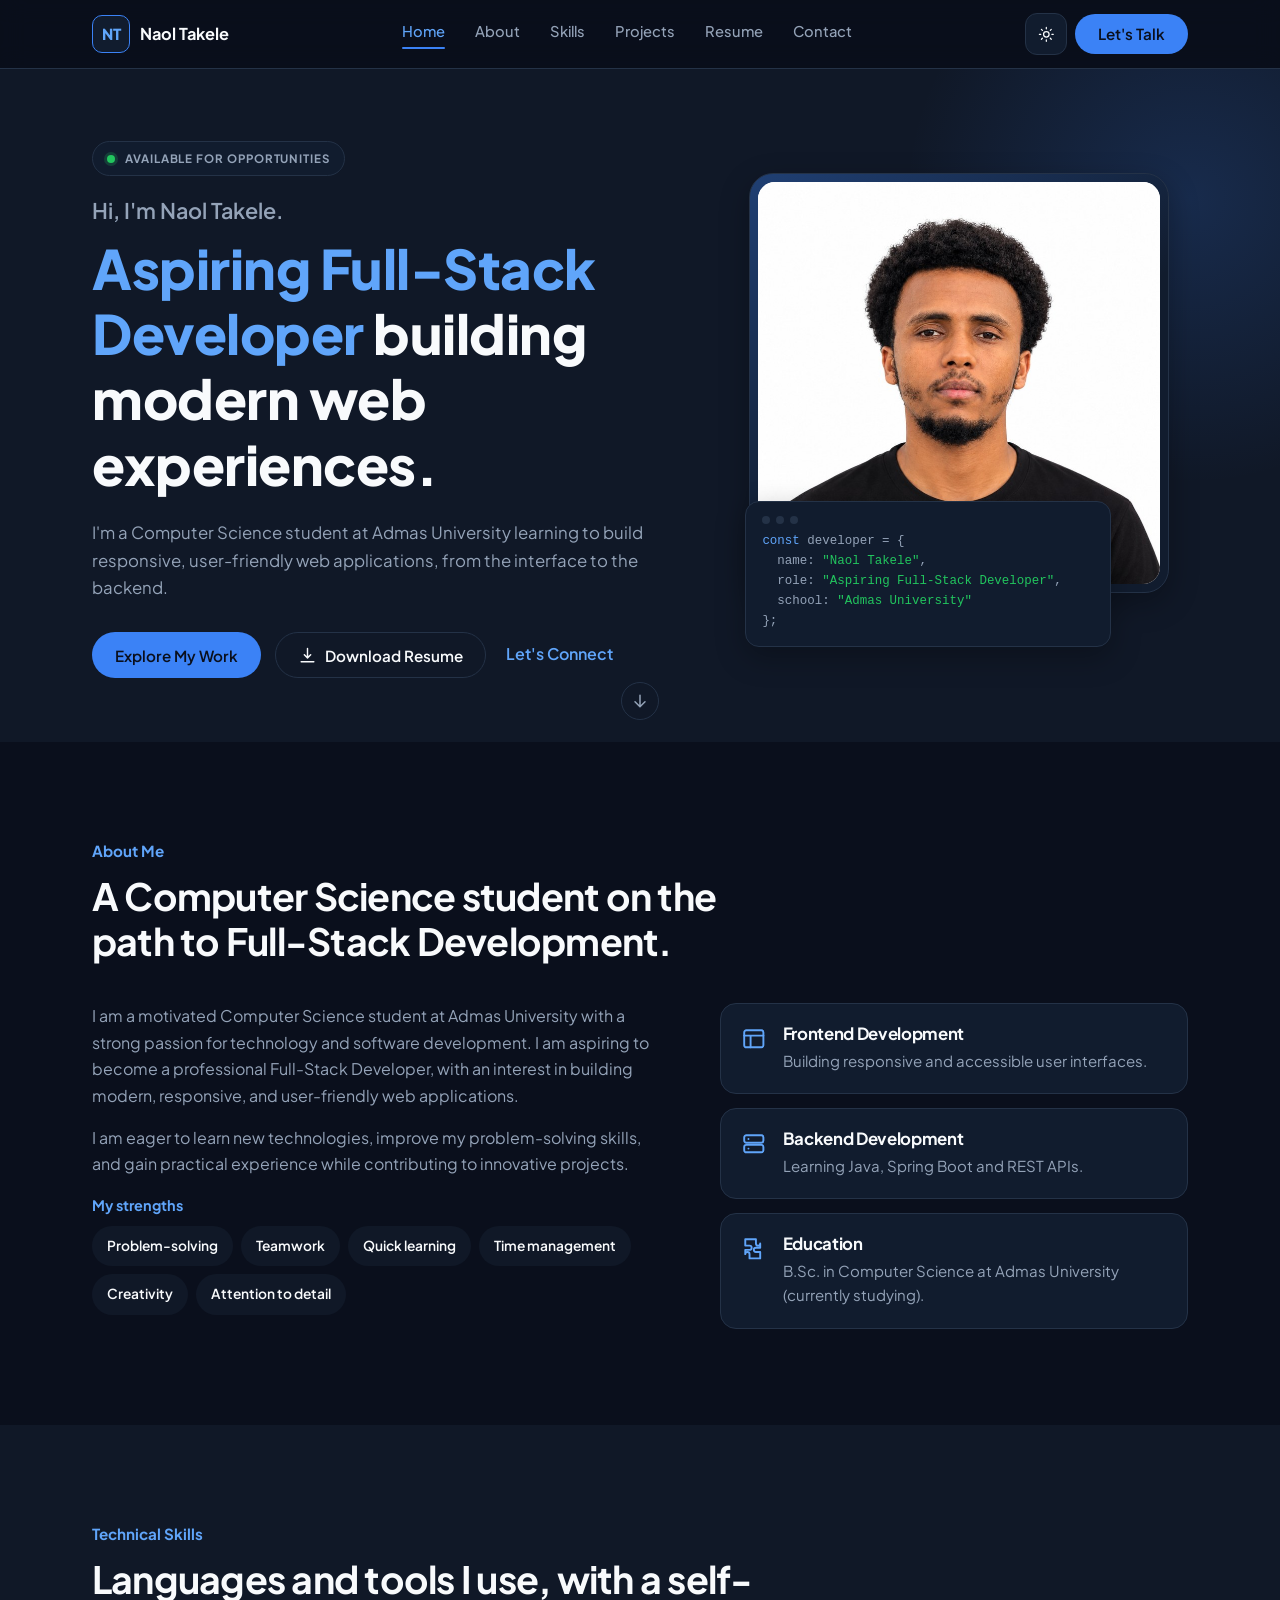
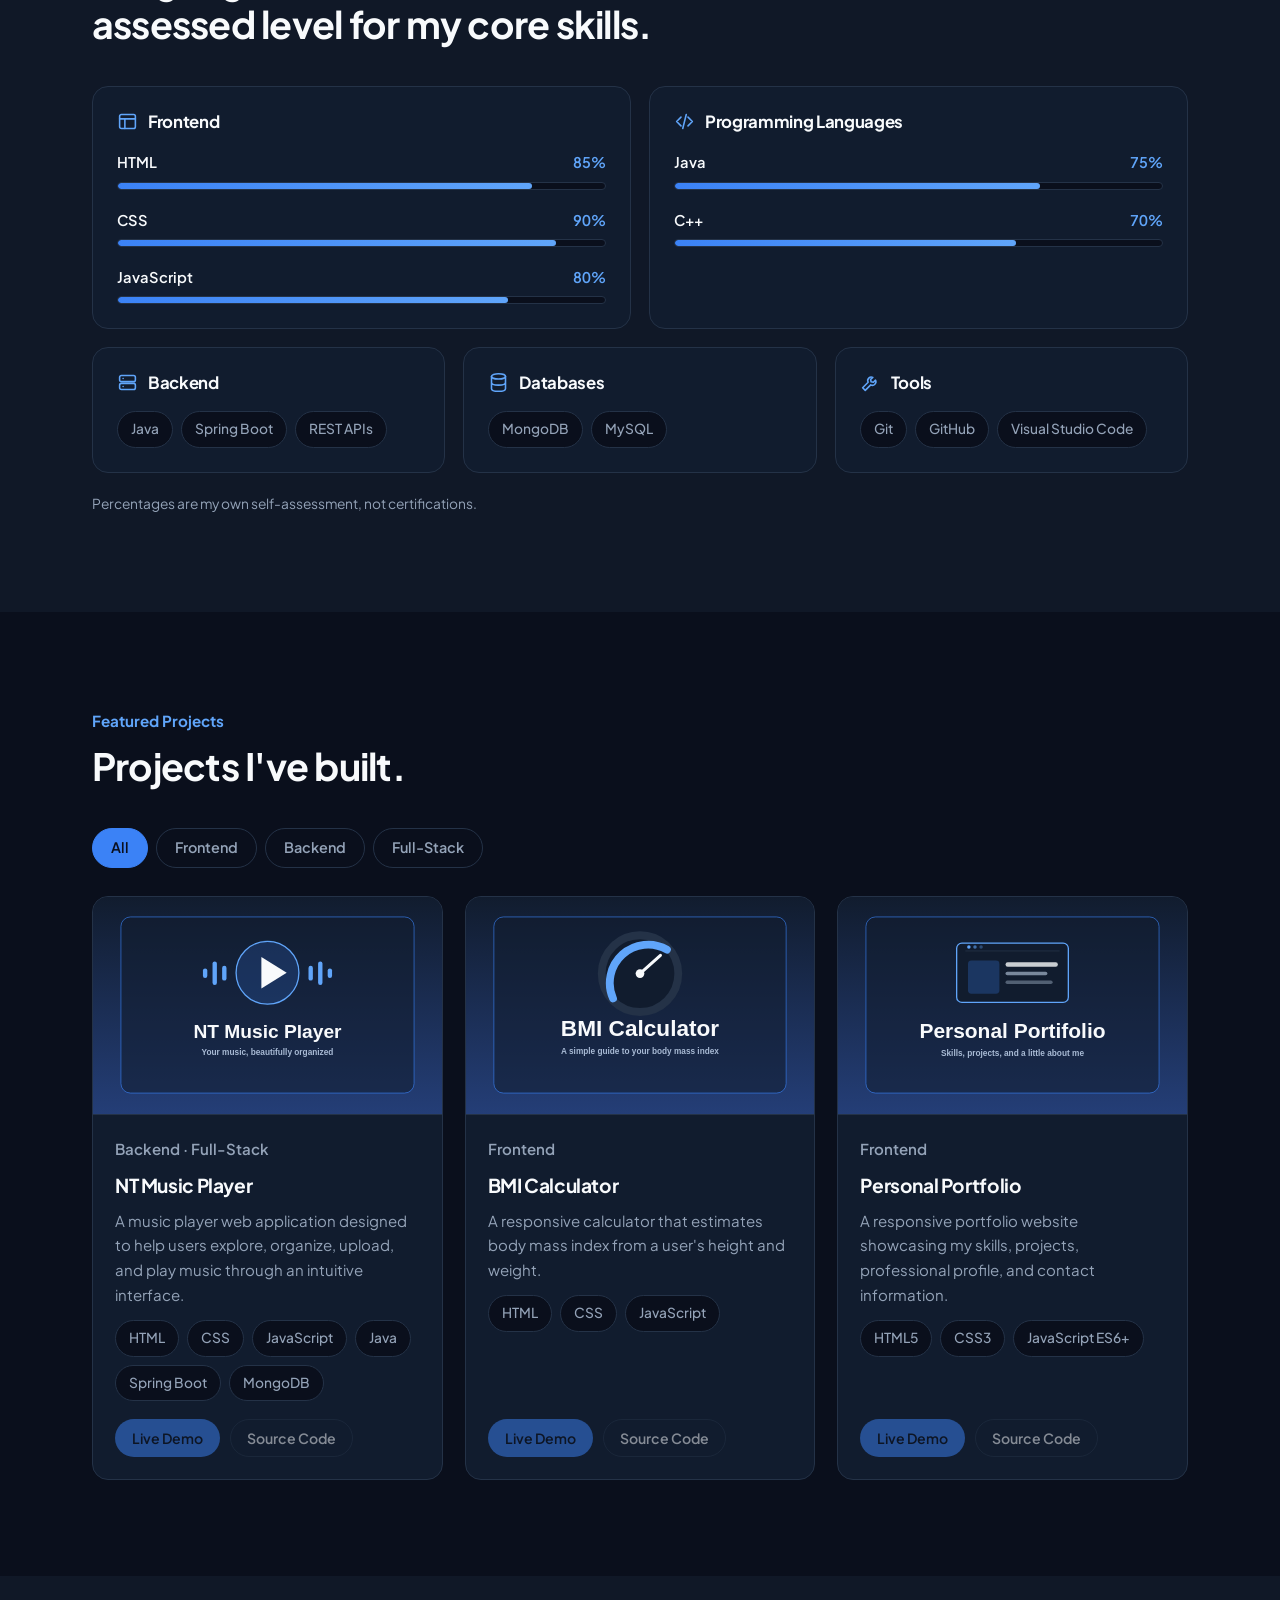
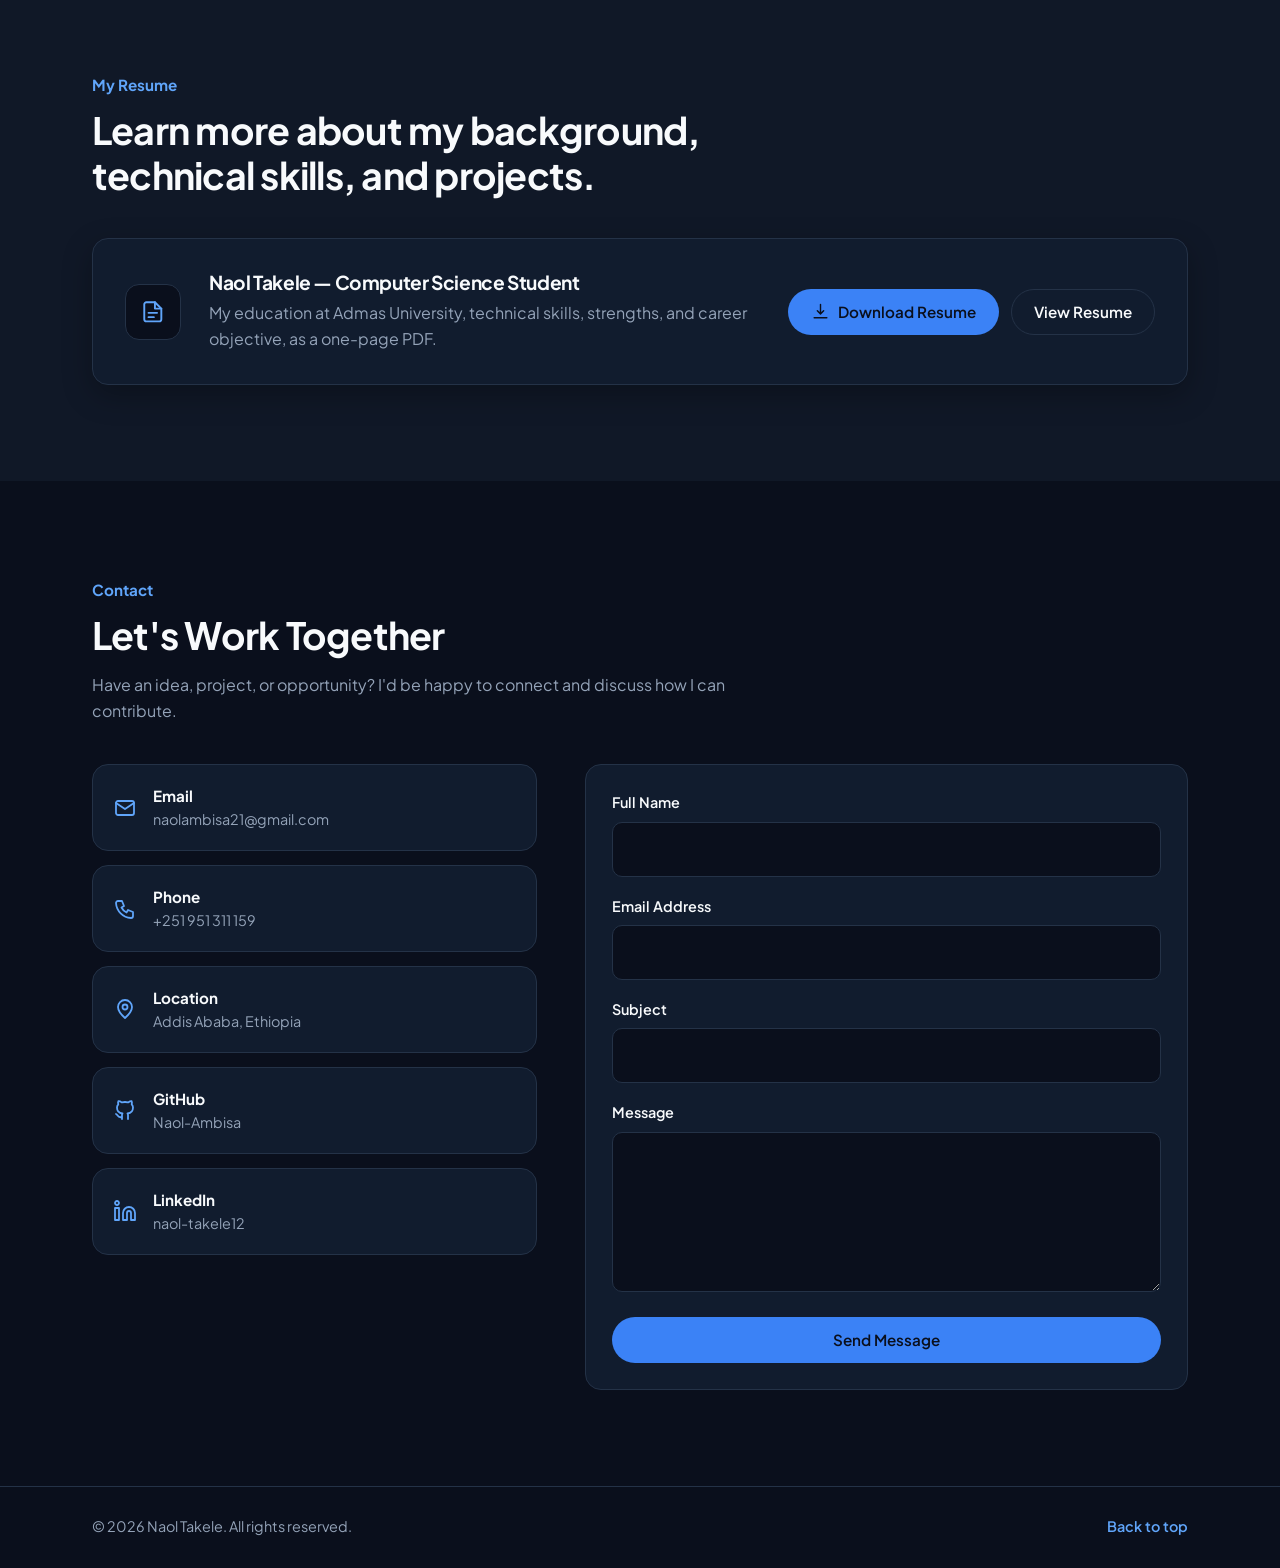
<file: index.html>
<!DOCTYPE html>
<html lang="en" data-theme="dark">
<head>
  <meta charset="UTF-8">
  <meta name="viewport" content="width=device-width, initial-scale=1">
  <title>Aspiring Full-Stack Developer</title>
  <meta name="description" content="Portfolio of Naol Takele, a Computer Science student at Admas University and aspiring Full-Stack Developer building responsive, user-friendly web applications.">
  <meta name="theme-color" content="#0A0F1C">
  <meta property="og:type" content="website">
  <meta property="og:title" content="Naol Takele | Aspiring Full-Stack Developer">
  <meta property="og:description" content="Computer Science student building responsive web applications. Explore projects, skills, and resume.">
  <meta property="og:image" content="assets/images/profile.jpg">
  <link rel="icon" href="assets/icons/favicon.svg" type="image/svg+xml">
  <link rel="preconnect" href="https://fonts.googleapis.com">
  <link rel="preconnect" href="https://fonts.gstatic.com" crossorigin>
  <link href="https://fonts.googleapis.com/css2?family=Plus+Jakarta+Sans:wght@400;500;600;700;800&display=swap" rel="stylesheet">
  <!-- Apply saved theme before first paint to avoid a flash -->
  <script>
    (function () {
      try {
        var t = localStorage.getItem("theme");
        if (t === "light" || t === "dark") document.documentElement.setAttribute("data-theme", t);
      } catch (e) {}
      document.documentElement.classList.add("js");
    })();
  </script>
  <link rel="stylesheet" href="style.css">
</head>
<body>
  <!-- Icon sprite -->
  <svg width="0" height="0" style="position:absolute" aria-hidden="true" focusable="false">
    <symbol id="i-sun" viewBox="0 0 24 24"><circle cx="12" cy="12" r="4"/><path d="M12 2v2M12 20v2M4.9 4.9l1.4 1.4M17.7 17.7l1.4 1.4M2 12h2M20 12h2M4.9 19.1l1.4-1.4M17.7 6.3l1.4-1.4"/></symbol>
    <symbol id="i-moon" viewBox="0 0 24 24"><path d="M21 12.8A9 9 0 1 1 11.2 3a7 7 0 0 0 9.8 9.8z"/></symbol>
    <symbol id="i-menu" viewBox="0 0 24 24"><path d="M4 7h16M4 12h16M4 17h16"/></symbol>
    <symbol id="i-close" viewBox="0 0 24 24"><path d="M6 6l12 12M18 6L6 18"/></symbol>
    <symbol id="i-layout" viewBox="0 0 24 24"><rect x="3" y="4" width="18" height="16" rx="2"/><path d="M3 9h18M9 9v11"/></symbol>
    <symbol id="i-server" viewBox="0 0 24 24"><rect x="3" y="4" width="18" height="7" rx="2"/><rect x="3" y="13" width="18" height="7" rx="2"/><path d="M7 7.5h.01M7 16.5h.01"/></symbol>
    <symbol id="i-puzzle" viewBox="0 0 24 24"><path d="M9 3h6v4a2 2 0 1 0 4 0v4h-4a2 2 0 1 0 0 4h4v6H9v-4a2 2 0 1 0-4 0v-4h4a2 2 0 1 0 0-4H5V3z" transform="translate(-1 0)"/></symbol>
    <symbol id="i-database" viewBox="0 0 24 24"><ellipse cx="12" cy="5" rx="8" ry="3"/><path d="M4 5v14c0 1.7 3.6 3 8 3s8-1.3 8-3V5M4 12c0 1.7 3.6 3 8 3s8-1.3 8-3"/></symbol>
    <symbol id="i-tools" viewBox="0 0 24 24"><path d="M14.7 6.3a4 4 0 0 0-5.4 5.4L3 18l3 3 6.3-6.3a4 4 0 0 0 5.4-5.4l-2.4 2.4-2.6-.6-.6-2.6z"/></symbol>
    <symbol id="i-file" viewBox="0 0 24 24"><path d="M14 3H6a2 2 0 0 0-2 2v14a2 2 0 0 0 2 2h12a2 2 0 0 0 2-2V9z"/><path d="M14 3v6h6M8 13h8M8 17h5"/></symbol>
    <symbol id="i-mail" viewBox="0 0 24 24"><rect x="3" y="5" width="18" height="14" rx="2"/><path d="M3 7l9 6 9-6"/></symbol>
    <symbol id="i-github" viewBox="0 0 24 24"><path d="M9 19c-4.3 1.4-4.3-2.5-6-3m12 5v-3.5c0-1 .1-1.4-.5-2 2.8-.3 5.5-1.4 5.5-6a4.6 4.6 0 0 0-1.3-3.2 4.2 4.2 0 0 0-.1-3.2s-1.1-.3-3.5 1.3a12 12 0 0 0-6.2 0C6.5 2.8 5.4 3.1 5.4 3.1a4.2 4.2 0 0 0-.1 3.2A4.6 4.6 0 0 0 4 9.5c0 4.6 2.7 5.7 5.5 6-.6.6-.6 1.2-.5 2V21"/></symbol>
    <symbol id="i-linkedin" viewBox="0 0 24 24"><path d="M16 8a6 6 0 0 1 6 6v7h-4v-7a2 2 0 0 0-4 0v7h-4v-7a6 6 0 0 1 6-6zM2 9h4v12H2zM4 2a2 2 0 1 1 0 4 2 2 0 0 1 0-4z"/></symbol>
    <symbol id="i-phone" viewBox="0 0 24 24"><path d="M5 4h4l2 5-2.5 1.5a11 11 0 0 0 5 5L15 13l5 2v4a2 2 0 0 1-2 2A16 16 0 0 1 3 6a2 2 0 0 1 2-2z"/></symbol>
    <symbol id="i-pin" viewBox="0 0 24 24"><path d="M12 21s7-6.2 7-11a7 7 0 1 0-14 0c0 4.8 7 11 7 11z"/><circle cx="12" cy="10" r="2.5"/></symbol>
    <symbol id="i-download" viewBox="0 0 24 24"><path d="M12 3v12m0 0l-4-4m4 4l4-4M4 20h16"/></symbol>
    <symbol id="i-external" viewBox="0 0 24 24"><path d="M14 4h6v6M20 4l-9 9M18 14v5a1 1 0 0 1-1 1H5a1 1 0 0 1-1-1V7a1 1 0 0 1 1-1h5"/></symbol>
    <symbol id="i-code" viewBox="0 0 24 24"><path d="M8 7l-5 5 5 5M16 7l5 5-5 5M14 4l-4 16"/></symbol>
    <symbol id="i-arrow-down" viewBox="0 0 24 24"><path d="M12 5v14m0 0l-6-6m6 6l6-6"/></symbol>
  </svg>

  <a class="skip-link" href="#main">Skip to content</a>

  <header class="site-header" id="top">
    <nav class="nav container" aria-label="Main navigation">
      <a class="brand" href="#home" aria-label="Naol Takele, home">
        <span class="brand-mark" aria-hidden="true">NT</span>
        <span class="brand-name">Naol Takele</span>
      </a>

      <ul class="nav-links" id="nav-links">
        <li><a href="#home" class="nav-link">Home</a></li>
        <li><a href="#about" class="nav-link">About</a></li>
        <li><a href="#skills" class="nav-link">Skills</a></li>
        <li><a href="#projects" class="nav-link">Projects</a></li>
        <li><a href="#resume" class="nav-link">Resume</a></li>
        <li><a href="#contact" class="nav-link">Contact</a></li>
        <li class="mobile-only"><a href="#contact" class="btn btn-primary btn-block">Let's Talk</a></li>
      </ul>

      <div class="nav-actions">
        <button class="icon-btn" id="theme-toggle" type="button" aria-label="Switch to light theme">
          <svg class="icon icon-sun" aria-hidden="true"><use href="#i-sun"/></svg>
          <svg class="icon icon-moon" aria-hidden="true"><use href="#i-moon"/></svg>
        </button>
        <a class="btn btn-primary nav-cta" href="#contact">Let's Talk</a>
        <button class="icon-btn menu-btn" id="menu-toggle" type="button" aria-label="Open menu" aria-expanded="false" aria-controls="nav-links">
          <svg class="icon icon-open" aria-hidden="true"><use href="#i-menu"/></svg>
          <svg class="icon icon-close" aria-hidden="true"><use href="#i-close"/></svg>
        </button>
      </div>
    </nav>
  </header>

  <main id="main">
    <!-- HERO -->
    <section class="hero" id="home" aria-labelledby="hero-title">
      <div class="container hero-grid">
        <div class="hero-copy">
          <p class="badge"><span class="badge-dot" aria-hidden="true"></span>AVAILABLE FOR OPPORTUNITIES</p>
          <h1 id="hero-title" class="hero-title">
            <span class="hero-hi">Hi, I'm Naol Takele.</span>
            <span class="hero-role"><span class="accent">Aspiring Full-Stack Developer</span> building modern web experiences.</span>
          </h1>
          <p class="lead">I'm a Computer Science student at Admas University learning to build responsive, user-friendly web applications, from the interface to the backend.</p>
          <div class="hero-actions">
            <a class="btn btn-primary" href="#projects">Explore My Work</a>
            <a class="btn btn-secondary" href="resume/Naol-Takele-CV.pdf" download>
              <svg class="icon" aria-hidden="true"><use href="#i-download"/></svg>Download Resume
            </a>
            <a class="text-link" href="#contact">Let's Connect</a>
          </div>
        </div>

        <div class="hero-visual">
          <div class="photo-frame">
            <img src="assets/images/profile.jpg" alt="Portrait of Naol Takele" width="800" height="800" fetchpriority="high">
          </div>
          <div class="code-card" aria-label="Code snippet describing the developer">
            <div class="code-dots" aria-hidden="true"><span></span><span></span><span></span></div>
<pre><code><span class="k">const</span> developer = {
  name: <span class="s">"Naol Takele"</span>,
  role: <span class="s">"Aspiring Full-Stack Developer"</span>,
  school: <span class="s">"Admas University"</span>
};</code></pre>
          </div>
        </div>
      </div>
      <a class="scroll-hint" href="#about" aria-label="Scroll to About section">
        <svg class="icon" aria-hidden="true"><use href="#i-arrow-down"/></svg>
      </a>
    </section>

    <!-- ABOUT -->
    <section class="section" id="about" aria-labelledby="about-title">
      <div class="container">
        <header class="section-head reveal">
          <p class="section-kicker">About Me</p>
          <h2 id="about-title">A Computer Science student on the path to Full-Stack Development.</h2>
        </header>
        <div class="about-grid">
          <div class="about-text reveal">
            <p>I am a motivated Computer Science student at Admas University with a strong passion for technology and software development. I am aspiring to become a professional Full-Stack Developer, with an interest in building modern, responsive, and user-friendly web applications.</p>
            <p>I am eager to learn new technologies, improve my problem-solving skills, and gain practical experience while contributing to innovative projects.</p>
            <p class="strengths-label">My strengths</p>
            <ul class="chips strengths" aria-label="Personal strengths">
              <li>Problem-solving</li><li>Teamwork</li><li>Quick learning</li><li>Time management</li><li>Creativity</li><li>Attention to detail</li>
            </ul>
          </div>
          <ul class="feature-list">
            <li class="feature reveal">
              <svg class="icon icon-lg" aria-hidden="true"><use href="#i-layout"/></svg>
              <div><h3>Frontend Development</h3><p>Building responsive and accessible user interfaces.</p></div>
            </li>
            <li class="feature reveal">
              <svg class="icon icon-lg" aria-hidden="true"><use href="#i-server"/></svg>
              <div><h3>Backend Development</h3><p>Learning Java, Spring Boot and REST APIs.</p></div>
            </li>
            <li class="feature reveal">
              <svg class="icon icon-lg" aria-hidden="true"><use href="#i-puzzle"/></svg>
              <div><h3>Education</h3><p>B.Sc. in Computer Science at Admas University (currently studying).</p></div>
            </li>
          </ul>
        </div>
      </div>
    </section>

    <!-- SKILLS (edit the <li> items to add, remove or update) -->
    <section class="section section-alt" id="skills" aria-labelledby="skills-title">
      <div class="container">
        <header class="section-head reveal">
          <p class="section-kicker">Technical Skills</p>
          <h2 id="skills-title">Languages and tools I use, with a self-assessed level for my core skills.</h2>
        </header>
        <div class="skills-grid">
          <article class="skill-card skill-wide reveal">
            <h3><svg class="icon" aria-hidden="true"><use href="#i-layout"/></svg>Frontend</h3>
            <ul class="meters">
              <li class="meter">
                <div class="meter-head"><span>HTML</span><span>85%</span></div>
                <div class="meter-track" role="progressbar" aria-label="HTML proficiency" aria-valuemin="0" aria-valuemax="100" aria-valuenow="85">
                  <span class="meter-fill" style="--w: 85%"></span>
                </div>
              </li>
              <li class="meter">
                <div class="meter-head"><span>CSS</span><span>90%</span></div>
                <div class="meter-track" role="progressbar" aria-label="CSS proficiency" aria-valuemin="0" aria-valuemax="100" aria-valuenow="90">
                  <span class="meter-fill" style="--w: 90%"></span>
                </div>
              </li>
              <li class="meter">
                <div class="meter-head"><span>JavaScript</span><span>80%</span></div>
                <div class="meter-track" role="progressbar" aria-label="JavaScript proficiency" aria-valuemin="0" aria-valuemax="100" aria-valuenow="80">
                  <span class="meter-fill" style="--w: 80%"></span>
                </div>
              </li>
            </ul>
          </article>
          <article class="skill-card skill-wide reveal">
            <h3><svg class="icon" aria-hidden="true"><use href="#i-code"/></svg>Programming Languages</h3>
            <ul class="meters">
              <li class="meter">
                <div class="meter-head"><span>Java</span><span>75%</span></div>
                <div class="meter-track" role="progressbar" aria-label="Java proficiency" aria-valuemin="0" aria-valuemax="100" aria-valuenow="75">
                  <span class="meter-fill" style="--w: 75%"></span>
                </div>
              </li>
              <li class="meter">
                <div class="meter-head"><span>C++</span><span>70%</span></div>
                <div class="meter-track" role="progressbar" aria-label="C++ proficiency" aria-valuemin="0" aria-valuemax="100" aria-valuenow="70">
                  <span class="meter-fill" style="--w: 70%"></span>
                </div>
              </li>
            </ul>
          </article>
          <article class="skill-card reveal">
            <h3><svg class="icon" aria-hidden="true"><use href="#i-server"/></svg>Backend</h3>
            <ul class="chips"><li>Java</li><li>Spring Boot</li><li>REST APIs</li></ul>
          </article>
          <article class="skill-card reveal">
            <h3><svg class="icon" aria-hidden="true"><use href="#i-database"/></svg>Databases</h3>
            <ul class="chips"><li>MongoDB</li><li>MySQL</li></ul>
          </article>
          <article class="skill-card reveal">
            <h3><svg class="icon" aria-hidden="true"><use href="#i-tools"/></svg>Tools</h3>
            <ul class="chips"><li>Git</li><li>GitHub</li><li>Visual Studio Code</li></ul>
          </article>
        </div>
        <p class="skills-note reveal">Percentages are my own self-assessment, not certifications.</p>
      </div>
    </section>

    <!-- PROJECTS (cards are rendered from the PROJECTS array in script.js) -->
    <section class="section" id="projects" aria-labelledby="projects-title">
      <div class="container">
        <header class="section-head reveal">
          <p class="section-kicker">Featured Projects</p>
          <h2 id="projects-title">Projects I've built.</h2>
        </header>
        <div class="filters reveal" role="group" aria-label="Filter projects by category">
          <button class="filter is-active" type="button" data-filter="all" aria-pressed="true">All</button>
          <button class="filter" type="button" data-filter="frontend" aria-pressed="false">Frontend</button>
          <button class="filter" type="button" data-filter="backend" aria-pressed="false">Backend</button>
          <button class="filter" type="button" data-filter="fullstack" aria-pressed="false">Full-Stack</button>
        </div>
        <div class="project-grid" id="project-grid"></div>
        <p class="empty-state" id="project-empty" hidden>No projects in this category yet.</p>
        <noscript><p class="empty-state">Enable JavaScript to view the project list.</p></noscript>
      </div>
    </section>

    <!-- RESUME -->
    <section class="section section-alt" id="resume" aria-labelledby="resume-title">
      <div class="container">
        <header class="section-head reveal">
          <p class="section-kicker">My Resume</p>
          <h2 id="resume-title">Learn more about my background, technical skills, and projects.</h2>
        </header>
        <article class="resume-card reveal">
          <span class="resume-icon" aria-hidden="true"><svg class="icon icon-lg"><use href="#i-file"/></svg></span>
          <div class="resume-body">
            <h3>Naol Takele — Computer Science Student</h3>
            <p>My education at Admas University, technical skills, strengths, and career objective, as a one-page PDF.</p>
          </div>
          <div class="resume-actions">
            <a class="btn btn-primary" href="resume/Naol-Takele-CV.pdf" download>
              <svg class="icon" aria-hidden="true"><use href="#i-download"/></svg>Download Resume
            </a>
            <a class="btn btn-secondary" href="resume/Naol-Takele-CV.pdf" target="_blank" rel="noopener noreferrer">View Resume</a>
          </div>
        </article>
      </div>
    </section>

    <!-- CONTACT -->
    <section class="section" id="contact" aria-labelledby="contact-title">
      <div class="container">
        <header class="section-head reveal">
          <p class="section-kicker">Contact</p>
          <h2 id="contact-title">Let's Work Together</h2>
          <p class="section-sub">Have an idea, project, or opportunity? I'd be happy to connect and discuss how I can contribute.</p>
        </header>
        <div class="contact-grid">
          <ul class="contact-list reveal">
            <li>
              <a class="contact-item" data-contact="email" href="#contact">
                <svg class="icon" aria-hidden="true"><use href="#i-mail"/></svg>
                <span><strong>Email</strong><span class="contact-value">naolambisa21@gmail.com</span></span>
              </a>
            </li>
            <li>
              <a class="contact-item" data-contact="phone" href="#contact">
                <svg class="icon" aria-hidden="true"><use href="#i-phone"/></svg>
                <span><strong>Phone</strong><span class="contact-value">+251 951 311 159</span></span>
              </a>
            </li>
            <li>
              <div class="contact-item">
                <svg class="icon" aria-hidden="true"><use href="#i-pin"/></svg>
                <span><strong>Location</strong><span class="contact-value">Addis Ababa, Ethiopia</span></span>
              </div>
            </li>
            <li>
              <a class="contact-item" data-contact="github" href="#contact">
                <svg class="icon" aria-hidden="true"><use href="#i-github"/></svg>
                <span><strong>GitHub</strong><span class="contact-value">@Naol-Ambisa</span></span>
              </a>
            </li>
            <li>
              <a class="contact-item" data-contact="linkedin" href="#contact">
                <svg class="icon" aria-hidden="true"><use href="#i-linkedin"/></svg>
                <span><strong>LinkedIn</strong><span class="contact-value">linkedin.com/in/naol-takele12</span></span>
              </a>
            </li>
          </ul>

          <form class="contact-form reveal" id="contact-form" novalidate>
            <div class="field">
              <label for="name">Full Name</label>
              <input id="name" name="name" type="text" autocomplete="name" required aria-describedby="name-error">
              <p class="error" id="name-error" role="alert"></p>
            </div>
            <div class="field">
              <label for="email">Email Address</label>
              <input id="email" name="email" type="email" autocomplete="email" required aria-describedby="email-error">
              <p class="error" id="email-error" role="alert"></p>
            </div>
            <div class="field">
              <label for="subject">Subject</label>
              <input id="subject" name="subject" type="text" required aria-describedby="subject-error">
              <p class="error" id="subject-error" role="alert"></p>
            </div>
            <div class="field">
              <label for="message">Message</label>
              <textarea id="message" name="message" rows="5" required aria-describedby="message-error"></textarea>
              <p class="error" id="message-error" role="alert"></p>
            </div>
            <button class="btn btn-primary" id="submit-btn" type="submit">Send Message</button>
            <p class="form-status" id="form-status" role="status" aria-live="polite"></p>
          </form>
        </div>
      </div>
    </section>
  </main>

  <footer class="site-footer">
    <div class="container footer-inner">
      <p>&copy; <span id="year">2026</span> Naol Takele. All rights reserved.</p>
      <a class="text-link" href="#top">Back to top</a>
    </div>
  </footer>

  <script src="script.js"></script>
</body>
</html>
</file>
<file: style.css>
/* ==========================================================
   Naol Takele Portfolio — style.css
   1. Tokens  2. Base  3. Layout  4. Nav  5. Hero  6. Sections
   7. Skills  8. Projects  9. Resume  10. Contact  11. Footer
   12. Skill meters  13. Motion  14. Breakpoints
   ========================================================== */
/* 1. TOKENS ------------------------------------------------ */
:root {
  --bg: #0A0F1C;
  --bg-alt: #101827;
  --card: #111C2E;
  --primary: #3B82F6;
  --accent: #60A5FA;
  --on-primary: #0A0F1C;
  --text: #F8FAFC;
  --text-2: #94A3B8;
  --border: #243247;
  --success: #22C55E;
  --danger: #F87171;
  --header-bg: rgba(10, 15, 28, 0.82);
  --shadow: 0 10px 30px rgba(0, 0, 0, 0.28);
  --radius: 16px;
  --radius-sm: 10px;
  --font: "Plus Jakarta Sans", "Inter", system-ui, -apple-system, "Segoe UI", Roboto, sans-serif;
  --mono: ui-monospace, SFMono-Regular, Menlo, Consolas, monospace;
  --header-h: 68px;
  color-scheme: dark;
}

:root[data-theme="light"] {
  --bg: #F8FAFC;
  --bg-alt: #EEF2F8;
  --card: #FFFFFF;
  --primary: #2563EB;
  --accent: #1D4ED8;
  --on-primary: #FFFFFF;
  --text: #0F172A;
  --text-2: #475569;
  --border: #D6DEE9;
  --success: #15803D;
  --danger: #B91C1C;
  --header-bg: rgba(248, 250, 252, 0.85);
  --shadow: 0 10px 30px rgba(15, 23, 42, 0.08);
  color-scheme: light;
}

/* 2. BASE -------------------------------------------------- */
*, *::before, *::after {
  box-sizing: border-box;
}

html {
  scroll-behavior: smooth;
  scroll-padding-top: calc(var(--header-h) + 12px);
  -webkit-text-size-adjust: 100%;
}

body {
  margin: 0;
  font-family: var(--font);
  font-size: 1rem;
  line-height: 1.65;
  color: var(--text);
  background: var(--bg);
  overflow-x: hidden;
}

.theme-ready body, .theme-ready .site-header, .theme-ready .hero,
.theme-ready .skill-card, .theme-ready .project-card, .theme-ready .resume-card,
.theme-ready input, .theme-ready textarea, .theme-ready .section-alt {
  transition: background-color .3s ease, color .3s ease, border-color .3s ease;
}

[hidden] {
  display: none !important;
}

img {
  display: block;
  max-width: 100%;
  height: auto;
}

h1, h2, h3 {
  line-height: 1.2;
  margin: 0;
  letter-spacing: -0.02em;
}

p {
  margin: 0;
}

ul {
  margin: 0;
  padding: 0;
  list-style: none;
}

a {
  color: inherit;
  text-decoration: none;
}

:focus-visible {
  outline: 2px solid var(--accent);
  outline-offset: 3px;
  border-radius: 6px;
}

.icon {
  width: 1.25em;
  height: 1.25em;
  fill: none;
  stroke: currentColor;
  stroke-width: 1.8;
  stroke-linecap: round;
  stroke-linejoin: round;
  flex: none;
}

.icon-lg {
  width: 1.6rem;
  height: 1.6rem;
}

.skip-link {
  position: absolute;
  left: 12px;
  top: -60px;
  z-index: 200;
  padding: 10px 16px;
  background: var(--primary);
  color: var(--on-primary);
  border-radius: 8px;
  font-weight: 600;
}

.skip-link:focus {
  top: 12px;
}

/* 3. LAYOUT ------------------------------------------------ */
.container {
  width: 100%;
  max-width: 1160px;
  margin-inline: auto;
  padding-inline: 20px;
}

.section {
  padding-block: 72px;
}

.section-alt {
  background: var(--bg-alt);
}

.section-head {
  max-width: 680px;
  margin-bottom: 40px;
}

.section-kicker {
  color: var(--accent);
  font-weight: 700;
  font-size: .95rem;
  margin-bottom: 10px;
}

.section-head h2 {
  font-size: clamp(1.6rem, 4.5vw, 2.35rem);
}

.section-sub {
  color: var(--text-2);
  margin-top: 14px;
}

.btn {
  display: inline-flex;
  align-items: center;
  justify-content: center;
  gap: 8px;
  min-height: 46px;
  padding: 0 22px;
  border-radius: 999px;
  font: inherit;
  font-weight: 600;
  font-size: .95rem;
  cursor: pointer;
  border: 1px solid transparent;
  transition: transform .2s ease, background-color .2s ease, border-color .2s ease, opacity .2s ease;
}

.btn-primary {
  background: var(--primary);
  color: var(--on-primary);
}

.btn-primary:hover {
  transform: translateY(-2px);
  background: var(--accent);
}

.btn-secondary {
  background: transparent;
  color: var(--text);
  border-color: var(--border);
}

.btn-secondary:hover {
  border-color: var(--accent);
  transform: translateY(-2px);
}

.btn-sm {
  min-height: 38px;
  padding: 0 16px;
  font-size: .88rem;
}

.btn-block {
  width: 100%;
}

.btn[aria-disabled="true"], .btn:disabled {
  opacity: .5;
  cursor: not-allowed;
  transform: none;
}

.text-link {
  color: var(--accent);
  font-weight: 600;
  border-bottom: 1px solid transparent;
}

.text-link:hover {
  border-bottom-color: currentColor;
}

/* 4. NAV --------------------------------------------------- */
.site-header {
  position: sticky;
  top: 0;
  z-index: 100;
  background: var(--header-bg);
  border-bottom: 1px solid var(--border);
  backdrop-filter: blur(12px);
  -webkit-backdrop-filter: blur(12px);
}

.nav {
  display: flex;
  align-items: center;
  justify-content: space-between;
  height: var(--header-h);
  gap: 12px;
}

.brand {
  display: flex;
  align-items: center;
  gap: 10px;
  font-weight: 700;
}

.brand-mark {
  display: grid;
  place-items: center;
  width: 38px;
  height: 38px;
  border-radius: 10px;
  border: 1px solid var(--primary);
  color: var(--accent);
  font-weight: 800;
  font-size: .95rem;
  background: var(--card);
}

.brand-name {
  font-size: 1.02rem;
  white-space: nowrap;
}

.nav-actions {
  display: flex;
  align-items: center;
  gap: 8px;
}

.nav-cta {
  display: none;
  min-height: 40px;
}

.icon-btn {
  display: grid;
  place-items: center;
  width: 42px;
  height: 42px;
  border-radius: 12px;
  border: 1px solid var(--border);
  background: var(--card);
  color: var(--text);
  cursor: pointer;
  transition: border-color .2s ease;
}

.icon-btn:hover {
  border-color: var(--accent);
}

.icon-sun {
  display: none;
}

:root[data-theme="dark"] .icon-sun {
  display: block;
}

:root[data-theme="dark"] .icon-moon {
  display: none;
}

.icon-close {
  display: none;
}

.menu-btn[aria-expanded="true"] .icon-open {
  display: none;
}

.menu-btn[aria-expanded="true"] .icon-close {
  display: block;
}

/* mobile menu panel */
.nav-links {
  position: absolute;
  left: 0;
  right: 0;
  top: var(--header-h);
  display: flex;
  flex-direction: column;
  gap: 4px;
  padding: 14px 20px 20px;
  background: var(--bg);
  border-bottom: 1px solid var(--border);
  visibility: hidden;
  opacity: 0;
  transform: translateY(-8px);
  pointer-events: none;
  transition: opacity .25s ease, transform .25s ease, visibility .25s;
}

.nav-links.is-open {
  visibility: visible;
  opacity: 1;
  transform: none;
  pointer-events: auto;
}

.nav-link {
  display: block;
  padding: 12px 14px;
  border-radius: var(--radius-sm);
  color: var(--text-2);
  font-weight: 500;
  transition: color .2s ease, background-color .2s ease;
}

.nav-link:hover {
  color: var(--text);
  background: var(--card);
}

.nav-link.is-active {
  color: var(--accent);
  background: var(--card);
  box-shadow: inset 3px 0 0 var(--primary);
}

.mobile-only {
  margin-top: 8px;
}

/* 5. HERO -------------------------------------------------- */
.hero {
  position: relative;
  padding: 56px 0 56px;
  overflow: hidden;
  background: var(--bg-alt);
}

.hero::before {
  content: "";
  position: absolute;
  width: 620px;
  height: 620px;
  right: -220px;
  top: -180px;
  background: radial-gradient(circle, rgba(59,130,246,.18), transparent 65%);
  pointer-events: none;
}

.hero-grid {
  display: grid;
  gap: 48px;
  align-items: center;
  position: relative;
}

.badge {
  display: inline-flex;
  align-items: center;
  gap: 10px;
  padding: 7px 14px;
  border: 1px solid var(--border);
  border-radius: 999px;
  background: var(--card);
  color: var(--text-2);
  font-size: .72rem;
  font-weight: 700;
  letter-spacing: .08em;
  margin-bottom: 22px;
}

.badge-dot {
  width: 8px;
  height: 8px;
  border-radius: 50%;
  background: var(--success);
  box-shadow: 0 0 0 3px rgba(34,197,94,.2);
}

.hero-title {
  display: flex;
  flex-direction: column;
  gap: 12px;
}

.hero-hi {
  font-size: clamp(1.1rem, 3.5vw, 1.35rem);
  color: var(--text-2);
  font-weight: 600;
  letter-spacing: 0;
}

.hero-role {
  font-size: clamp(2rem, 8vw, 3.4rem);
  font-weight: 800;
}

.accent {
  color: var(--accent);
}

.lead {
  margin-top: 22px;
  max-width: 560px;
  color: var(--text-2);
  font-size: 1.05rem;
}

.hero-actions {
  display: flex;
  flex-wrap: wrap;
  align-items: center;
  gap: 12px 14px;
  margin-top: 30px;
}

.hero-actions .text-link {
  padding-inline: 6px;
}

.hero-visual {
  position: relative;
  max-width: 420px;
  width: 100%;
  margin-inline: auto;
  padding-bottom: 54px;
}

.photo-frame {
  border-radius: 24px;
  padding: 8px;
  border: 1px solid var(--border);
  background: linear-gradient(145deg, rgba(59,130,246,.35), transparent 55%), var(--card);
  box-shadow: var(--shadow);
}

.photo-frame img {
  width: 100%;
  aspect-ratio: 1;
  object-fit: cover;
  object-position: center 12%;
  border-radius: 17px;
  background: #fff;
}

.code-card {
  position: absolute;
  left: -4px;
  right: 14%;
  bottom: 0;
  padding: 14px 16px;
  border-radius: 14px;
  border: 1px solid var(--border);
  background: var(--card);
  box-shadow: var(--shadow);
  font-family: var(--mono);
  font-size: .7rem;
  line-height: 1.6;
  overflow: hidden;
}

.code-card pre {
  margin: 0;
  overflow-x: auto;
}

.code-card code {
  color: var(--text-2);
}

.code-card .k {
  color: var(--accent);
}

.code-card .s {
  color: var(--success);
}

.code-dots {
  display: flex;
  gap: 6px;
  margin-bottom: 8px;
}

.code-dots span {
  width: 8px;
  height: 8px;
  border-radius: 50%;
  background: var(--border);
}

.scroll-hint {
  position: absolute;
  left: 50%;
  bottom: 22px;
  transform: translateX(-50%);
  display: none;
  width: 38px;
  height: 38px;
  place-items: center;
  border: 1px solid var(--border);
  border-radius: 50%;
  color: var(--text-2);
}

.scroll-hint:hover {
  color: var(--accent);
  border-color: var(--accent);
}

/* 6. ABOUT ------------------------------------------------- */
.about-grid {
  display: grid;
  gap: 32px;
}

.about-text {
  display: grid;
  gap: 16px;
  color: var(--text-2);
  max-width: 62ch;
}

.strengths-label {
  margin-bottom: -8px;
  color: var(--accent);
  font-size: .9rem;
  font-weight: 700;
}

.feature-list {
  display: grid;
  gap: 14px;
}

.feature {
  display: flex;
  gap: 16px;
  padding: 20px;
  border: 1px solid var(--border);
  border-radius: var(--radius);
  background: var(--card);
  transition: border-color .2s ease, transform .2s ease;
}

.feature:hover {
  border-color: var(--primary);
  transform: translateY(-3px);
}

.feature .icon {
  color: var(--accent);
  margin-top: 2px;
}

.feature h3 {
  font-size: 1.05rem;
  margin-bottom: 4px;
}

.feature p {
  color: var(--text-2);
  font-size: .94rem;
}

/* 7. SKILLS ------------------------------------------------ */
.skills-grid {
  display: grid;
  gap: 18px;
}

.skill-card {
  padding: 24px;
  border: 1px solid var(--border);
  border-radius: var(--radius);
  background: var(--card);
}

.skill-card h3 {
  display: flex;
  align-items: center;
  gap: 10px;
  font-size: 1.05rem;
  margin-bottom: 18px;
}

.skill-card h3 .icon {
  color: var(--accent);
}

.chips {
  display: flex;
  flex-wrap: wrap;
  gap: 8px;
}

.chips li {
  padding: 6px 13px;
  border: 1px solid var(--border);
  border-radius: 999px;
  background: var(--bg);
  color: var(--text-2);
  font-size: .86rem;
  font-weight: 500;
}

/* 8. PROJECTS ---------------------------------------------- */
.filters {
  display: flex;
  flex-wrap: wrap;
  gap: 8px;
  margin-bottom: 28px;
}

.filter {
  min-height: 40px;
  padding: 0 18px;
  border-radius: 999px;
  border: 1px solid var(--border);
  background: transparent;
  color: var(--text-2);
  font: inherit;
  font-weight: 600;
  font-size: .9rem;
  cursor: pointer;
  transition: all .2s ease;
}

.filter:hover {
  color: var(--text);
  border-color: var(--accent);
}

.filter.is-active {
  background: var(--primary);
  border-color: var(--primary);
  color: var(--on-primary);
}

.project-grid {
  display: grid;
  gap: 22px;
}

.project-card {
  display: flex;
  flex-direction: column;
  overflow: hidden;
  border: 1px solid var(--border);
  border-radius: var(--radius);
  background: var(--card);
  transition: transform .25s ease, border-color .25s ease;
}

.project-card:hover {
  transform: translateY(-5px);
  border-color: var(--primary);
}

.project-card img {
  width: 100%;
  aspect-ratio: 16 / 10;
  object-fit: cover;
  border-bottom: 1px solid var(--border);
}

.project-body {
  display: flex;
  flex-direction: column;
  flex: 1;
  gap: 12px;
  padding: 22px;
}

.project-body h3 {
  font-size: 1.2rem;
}

.project-body p {
  color: var(--text-2);
  font-size: .94rem;
}

.project-meta {
  font-size: .78rem;
  font-weight: 600;
  color: var(--accent);
}

.project-actions {
  display: flex;
  flex-wrap: wrap;
  gap: 10px;
  margin-top: auto;
  padding-top: 6px;
}

.empty-state {
  padding: 28px;
  border: 1px dashed var(--border);
  border-radius: var(--radius);
  color: var(--text-2);
  text-align: center;
}

/* 9. RESUME ------------------------------------------------ */
.resume-card {
  display: grid;
  gap: 22px;
  padding: 28px;
  border: 1px solid var(--border);
  border-radius: var(--radius);
  background: var(--card);
  box-shadow: var(--shadow);
}

.resume-icon {
  display: grid;
  place-items: center;
  width: 56px;
  height: 56px;
  border-radius: 14px;
  background: var(--bg);
  border: 1px solid var(--border);
  color: var(--accent);
}

.resume-body h3 {
  font-size: 1.2rem;
  margin-bottom: 6px;
}

.resume-body p {
  color: var(--text-2);
}

.resume-actions {
  display: flex;
  flex-wrap: wrap;
  gap: 12px;
}

/* 10. CONTACT ---------------------------------------------- */
.contact-grid {
  display: grid;
  gap: 32px;
}

.contact-list {
  display: grid;
  gap: 14px;
  align-content: start;
}

.contact-item {
  display: flex;
  align-items: center;
  gap: 16px;
  padding: 18px 20px;
  border: 1px solid var(--border);
  border-radius: var(--radius);
  background: var(--card);
  transition: border-color .2s ease, transform .2s ease;
}

.contact-item:hover {
  border-color: var(--primary);
  transform: translateY(-2px);
}

.contact-item .icon {
  color: var(--accent);
  width: 1.5rem;
  height: 1.5rem;
}

.contact-item strong {
  display: block;
  font-size: .95rem;
}

.contact-value {
  display: block;
  color: var(--text-2);
  font-size: .9rem;
  overflow-wrap: anywhere;
}

.contact-item.is-placeholder {
  border-style: dashed;
}

.contact-list > li > div.contact-item:hover {
  border-color: var(--border);
  transform: none;
}

.contact-form {
  display: grid;
  gap: 18px;
  padding: 26px;
  border: 1px solid var(--border);
  border-radius: var(--radius);
  background: var(--card);
}

.field label {
  display: block;
  margin-bottom: 7px;
  font-size: .9rem;
  font-weight: 600;
}

.field input, .field textarea {
  width: 100%;
  padding: 13px 14px;
  border: 1px solid var(--border);
  border-radius: var(--radius-sm);
  background: var(--bg);
  color: var(--text);
  font: inherit;
}

.field textarea {
  resize: vertical;
  min-height: 130px;
}

.field input:focus-visible, .field textarea:focus-visible {
  outline: 2px solid var(--accent);
  outline-offset: 1px;
  border-color: var(--accent);
}

.field input[aria-invalid="true"], .field textarea[aria-invalid="true"] {
  border-color: var(--danger);
}

.error {
  min-height: 0;
  margin-top: 6px;
  color: var(--danger);
  font-size: .84rem;
  font-weight: 500;
}

.error:empty {
  display: none;
}

.form-status {
  font-size: .92rem;
  font-weight: 500;
}

.form-status:empty {
  display: none;
}

.form-status.is-success {
  color: var(--success);
}

.form-status.is-error {
  color: var(--danger);
}

.form-status.is-info {
  color: var(--text-2);
  padding: 12px 14px;
  border: 1px solid var(--border);
  border-radius: var(--radius-sm);
  background: var(--bg);
}

/* 11. FOOTER ----------------------------------------------- */
.site-footer {
  padding: 28px 0;
  border-top: 1px solid var(--border);
  color: var(--text-2);
  font-size: .9rem;
}

.footer-inner {
  display: flex;
  flex-wrap: wrap;
  justify-content: space-between;
  gap: 10px;
}

/* 12. SKILL METERS ---------------------------------------- */
.meters {
  display: grid;
  gap: 18px;
}

.meter-head {
  display: flex;
  justify-content: space-between;
  margin-bottom: 7px;
  font-size: .92rem;
  font-weight: 600;
}

.meter-head span:last-child {
  color: var(--accent);
  font-variant-numeric: tabular-nums;
}

.meter-track {
  height: 8px;
  border-radius: 999px;
  background: var(--bg);
  border: 1px solid var(--border);
  overflow: hidden;
}

.meter-fill {
  display: block;
  height: 100%;
  width: var(--w);
  border-radius: 999px;
  background: linear-gradient(90deg, var(--primary), var(--accent));
  transform-origin: left;
}

.js .skill-card .meter-fill {
  transform: scaleX(0);
  transition: transform 1s cubic-bezier(.2,.7,.2,1) .2s;
}

.js .skill-card.is-visible .meter-fill {
  transform: scaleX(1);
}

.skills-note {
  margin-top: 20px;
  color: var(--text-2);
  font-size: .86rem;
}

.strengths {
  margin-top: 0;
}

.strengths li {
  padding: 8px 14px;
  border-color: transparent;
  background: var(--bg-alt);
  color: var(--text);
  font-weight: 600;
}

/* 13. MOTION ----------------------------------------------- */
.js .reveal {
  opacity: 0;
  transform: translateY(18px);
  transition: opacity .6s ease, transform .6s ease;
}

.js .reveal.is-visible {
  opacity: 1;
  transform: none;
}

.hero-copy, .hero-visual {
  animation: rise .7s ease both;
}

.hero-visual {
  animation-delay: .12s;
}

@keyframes rise {
  from {
    opacity: 0;
    transform: translateY(16px);
  }

  to {
    opacity: 1;
    transform: none;
  }

}

@media (prefers-reduced-motion: reduce) {
  html {
    scroll-behavior: auto;
  }

  *, *::before, *::after {
    animation: none !important;
    transition: none !important;
  }

  .js .reveal {
    opacity: 1;
    transform: none;
  }

  .js .skill-card .meter-fill {
    transform: none;
  }

}

/* 14. BREAKPOINTS (mobile-first) --------------------------- */
@media (min-width: 600px) {
  .nav-cta {
    display: inline-flex;
  }

  .mobile-only {
    display: none;
  }

  .skills-grid {
    grid-template-columns: repeat(2, 1fr);
  }

  .project-grid {
    grid-template-columns: repeat(2, 1fr);
  }

  .code-card {
    font-size: .78rem;
  }

}

@media (min-width: 900px) {
  .container {
    padding-inline: 32px;
  }

  .section {
    padding-block: 96px;
  }

  .menu-btn {
    display: none;
  }

  .nav-links {
    position: static;
    flex-direction: row;
    gap: 2px;
    padding: 0;
    background: none;
    border: 0;
    visibility: visible;
    opacity: 1;
    transform: none;
    pointer-events: auto;
  }

  .nav-link {
    padding: 8px 14px;
    font-size: .92rem;
  }

  .nav-link.is-active {
    box-shadow: none;
    background: transparent;
  }

  .nav-link.is-active::after {
    content: "";
    display: block;
    height: 2px;
    margin-top: 4px;
    background: var(--primary);
    border-radius: 2px;
  }

  .hero {
    padding: 72px 0 64px;
  }

  .hero-grid {
    grid-template-columns: 1.15fr .85fr;
    gap: 64px;
  }

  .hero-visual {
    margin-inline: 0 auto;
  }

  .scroll-hint {
    display: grid;
  }

  .about-grid {
    grid-template-columns: 1.1fr .9fr;
    gap: 56px;
    align-items: start;
  }

  .skills-grid {
    grid-template-columns: repeat(6, 1fr);
  }

  .skill-wide {
    grid-column: span 3;
  }

  .skill-card {
    grid-column: span 2;
  }

  .skill-card.skill-wide {
    grid-column: span 3;
  }

  .resume-card {
    grid-template-columns: auto 1fr auto;
    align-items: center;
    gap: 28px;
    padding: 32px;
  }

  .contact-grid {
    grid-template-columns: .85fr 1.15fr;
    gap: 48px;
  }

}

@media (min-width: 1100px) {
  .project-grid {
    grid-template-columns: repeat(3, 1fr);
  }

}

@media (min-width: 1600px) {
  .container {
    max-width: 1280px;
  }

}

@media (max-width: 359px) {
  .brand-name {
    display: none;
  }

  .code-card {
    right: 0;
  }

}
</file>
